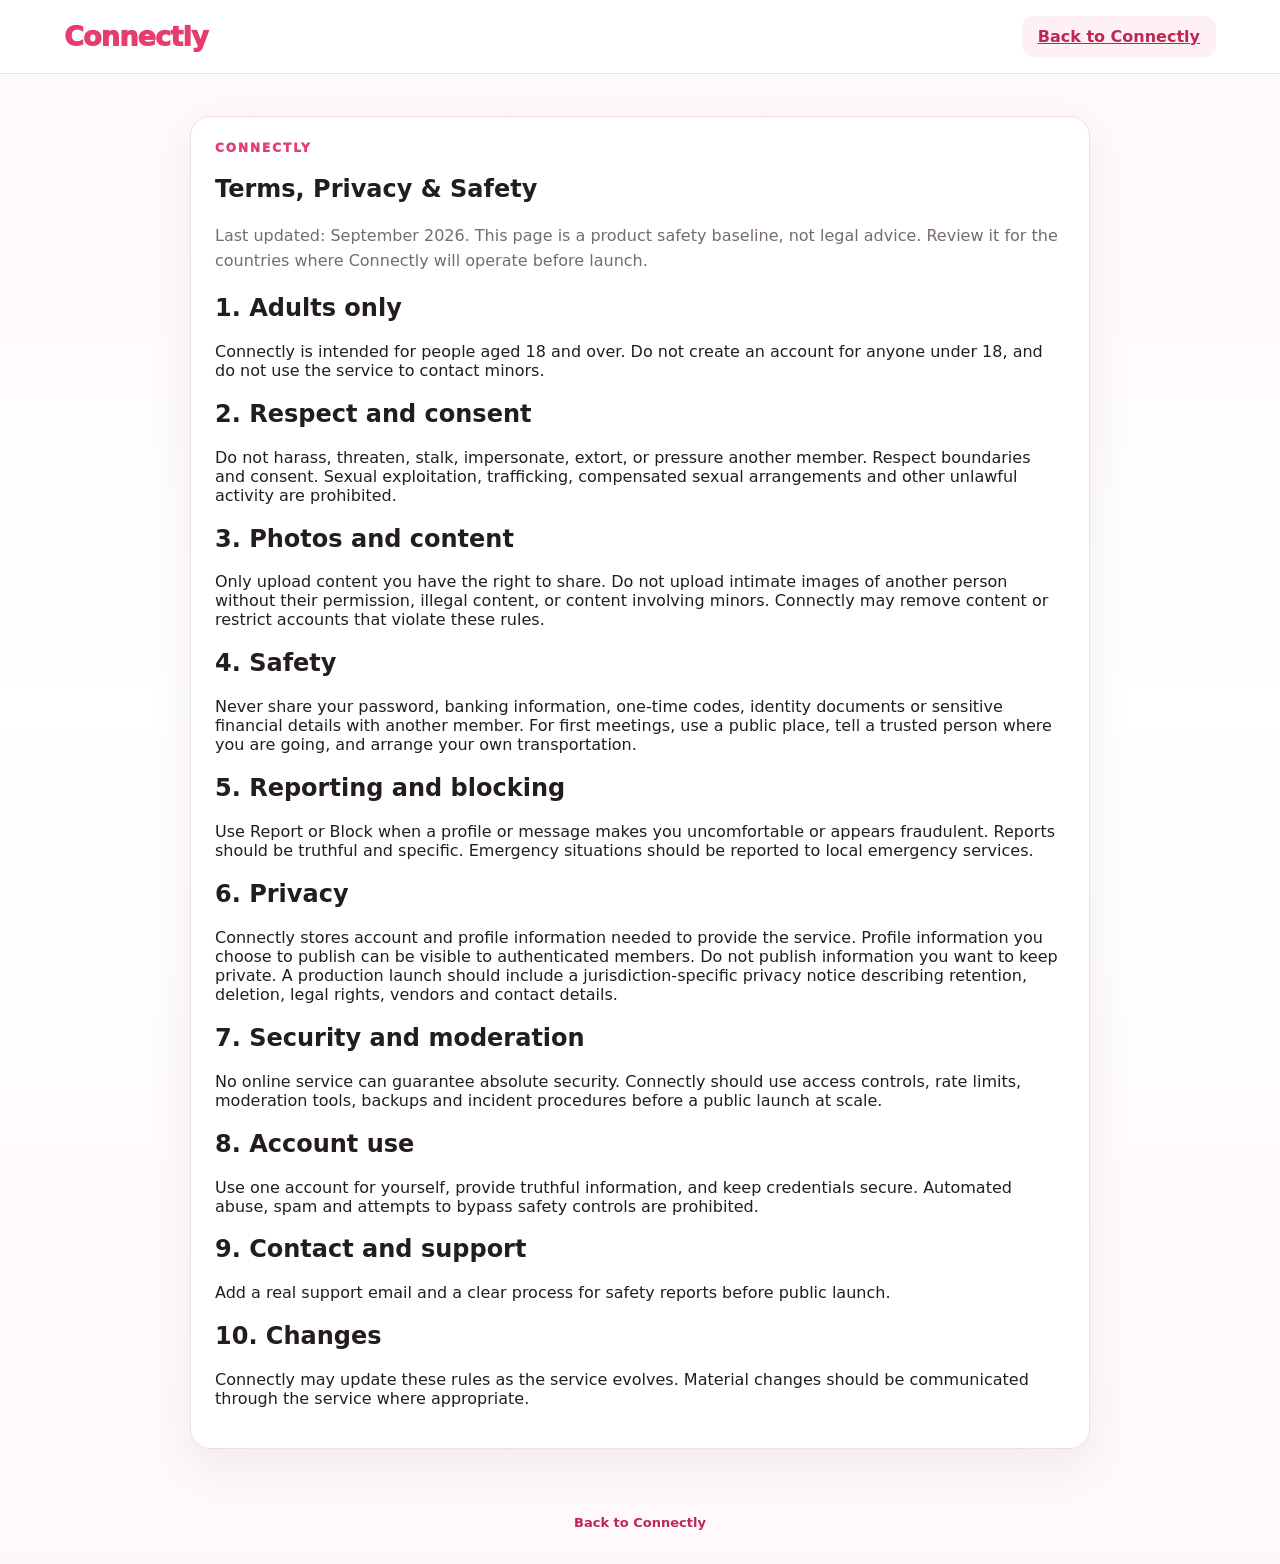
<file: policy.html>
<!doctype html>
<html lang="en"><head><meta charset="utf-8"><meta name="viewport" content="width=device-width,initial-scale=1"><title>Connectly | Terms, Privacy & Safety</title><link rel="stylesheet" href="style.css"></head>
<body>
<header class="site-header"><a class="logo" href="index.html">Connectly</a><a href="index.html" class="secondary">Back to Connectly</a></header>
<main class="view"><article class="card form-card" style="max-width:900px;margin:auto">
<p class="eyebrow">CONNECTLY</p><h1>Terms, Privacy & Safety</h1>
<p class="subhead">Last updated: September 2026. This page is a product safety baseline, not legal advice. Review it for the countries where Connectly will operate before launch.</p>
<h2>1. Adults only</h2><p>Connectly is intended for people aged 18 and over. Do not create an account for anyone under 18, and do not use the service to contact minors.</p>
<h2>2. Respect and consent</h2><p>Do not harass, threaten, stalk, impersonate, extort, or pressure another member. Respect boundaries and consent. Sexual exploitation, trafficking, compensated sexual arrangements and other unlawful activity are prohibited.</p>
<h2>3. Photos and content</h2><p>Only upload content you have the right to share. Do not upload intimate images of another person without their permission, illegal content, or content involving minors. Connectly may remove content or restrict accounts that violate these rules.</p>
<h2>4. Safety</h2><p>Never share your password, banking information, one-time codes, identity documents or sensitive financial details with another member. For first meetings, use a public place, tell a trusted person where you are going, and arrange your own transportation.</p>
<h2>5. Reporting and blocking</h2><p>Use Report or Block when a profile or message makes you uncomfortable or appears fraudulent. Reports should be truthful and specific. Emergency situations should be reported to local emergency services.</p>
<h2>6. Privacy</h2><p>Connectly stores account and profile information needed to provide the service. Profile information you choose to publish can be visible to authenticated members. Do not publish information you want to keep private. A production launch should include a jurisdiction-specific privacy notice describing retention, deletion, legal rights, vendors and contact details.</p>
<h2>7. Security and moderation</h2><p>No online service can guarantee absolute security. Connectly should use access controls, rate limits, moderation tools, backups and incident procedures before a public launch at scale.</p>
<h2>8. Account use</h2><p>Use one account for yourself, provide truthful information, and keep credentials secure. Automated abuse, spam and attempts to bypass safety controls are prohibited.</p>
<h2>9. Contact and support</h2><p>Add a real support email and a clear process for safety reports before public launch.</p>
<h2>10. Changes</h2><p>Connectly may update these rules as the service evolves. Material changes should be communicated through the service where appropriate.</p>
</article></main>
<footer class="site-footer"><a href="index.html">Back to Connectly</a></footer>
</body></html>
</file>
<file: style.css>
:root{
--bg:#fff8fa;--card:#fff;--text:#241d20;--muted:#756a70;--line:#eadfe3;
--brand:#e53d70;--brand2:#bc2755;--soft:#fff0f4;--green:#238b67;
--shadow:0 16px 50px rgba(63,15,32,.07);--radius:20px
}
*{box-sizing:border-box}html{scroll-behavior:smooth}body{margin:0;color:var(--text);background:linear-gradient(180deg,#fff8fa,#fff 45%,#fff8fa);font-family:Inter,ui-sans-serif,system-ui,-apple-system,BlinkMacSystemFont,"Segoe UI",sans-serif}
button,input,textarea,select{font:inherit}button,a{cursor:pointer}a{color:var(--brand2)}
.hidden{display:none!important}.site-header{position:sticky;top:0;z-index:30;min-height:74px;display:flex;align-items:center;justify-content:space-between;padding:0 5%;background:rgba(255,255,255,.96);backdrop-filter:blur(14px);border-bottom:1px solid var(--line)}
.logo{text-decoration:none;color:var(--brand);font-size:27px;font-weight:950;letter-spacing:-.8px}.nav{display:flex;gap:5px;align-items:center}.nav button,.nav a{border:0;background:transparent;color:#5e5358;text-decoration:none;padding:10px 12px;border-radius:11px;font-weight:800}.nav button:hover,.nav a:hover{background:var(--soft);color:var(--brand2)}.nav b{background:var(--brand);color:#fff;border-radius:999px;padding:2px 7px;font-size:11px}.nav .logout{color:#a12f50}
.view{max-width:1200px;margin:auto;padding:42px 20px;min-height:calc(100vh - 145px)}
.auth-shell{max-width:980px;margin:20px auto;display:grid;grid-template-columns:minmax(0,560px) 1fr;gap:24px;align-items:center}.auth-card,.card{background:var(--card);border:1px solid var(--line);border-radius:var(--radius);box-shadow:var(--shadow)}.auth-card{padding:36px}.brand-mark{font-size:48px;color:var(--brand);line-height:1}.eyebrow{margin:0;color:var(--brand);font-weight:950;letter-spacing:2px;font-size:12px}.auth-card h1{font-size:40px;line-height:1.05;letter-spacing:-1.5px;margin:8px 0}.lead,.subhead{color:var(--muted);line-height:1.6}.tabs{display:flex;border-bottom:1px solid var(--line);margin:25px 0 18px}.tabs button{flex:1;padding:13px;border:0;border-bottom:2px solid transparent;background:transparent;font-weight:850;color:#74676d}.tabs .active{color:var(--brand2);border-bottom-color:var(--brand)}
label{display:grid;gap:7px;font-weight:800;margin:12px 0}.field-grid{display:grid;grid-template-columns:1fr 1fr;gap:12px}.two-col{display:grid;grid-template-columns:1fr 1fr;gap:12px}input,textarea,select{width:100%;border:1px solid #dbd0d5;border-radius:12px;padding:12px 13px;background:#fff;color:var(--text);outline:0}input:focus,textarea:focus,select:focus{border-color:#ef8daa;box-shadow:0 0 0 4px rgba(229,61,112,.08)}textarea{resize:vertical}.check{display:flex;align-items:flex-start;gap:8px;font-weight:500;font-size:14px}.check input{width:auto;margin-top:4px}.primary,.secondary,.upload-button{border:0;border-radius:12px;padding:11px 16px;font-weight:900}.primary{background:var(--brand);color:#fff}.primary:hover{background:var(--brand2)}.secondary,.upload-button{background:var(--soft);color:var(--brand2)}.full{width:100%;margin-top:8px}.text-button{display:block;margin:12px auto 0;border:0;background:transparent;color:var(--brand2);font-weight:850}.msg{min-height:20px;margin:8px 0 0;color:#a12f50}.msg[data-kind="ok"]{color:var(--green)}.legal-note,.hint{font-size:13px;color:var(--muted);line-height:1.5}.auth-points{display:grid;gap:12px}.auth-points div{display:flex;gap:15px;align-items:center;padding:22px;background:#fff;border:1px solid var(--line);border-radius:18px}.auth-points strong{font-size:24px;color:var(--brand);width:45px}.hero-head{display:flex;align-items:flex-end;justify-content:space-between;gap:20px;margin-bottom:24px}.hero-head h2{font-size:40px;letter-spacing:-1.4px;margin:5px 0}.filter-bar{display:grid;grid-template-columns:2fr 1fr 1fr auto;gap:10px;padding:12px;margin-bottom:22px}.grid{display:grid;grid-template-columns:repeat(3,minmax(0,1fr));gap:20px}.profile{overflow:hidden;background:#fff;border:1px solid var(--line);border-radius:20px;box-shadow:0 10px 35px rgba(63,15,32,.05)}.profile-cover{position:relative}.profile-cover>img{display:block;width:100%;height:310px;object-fit:cover;background:#f7edf0}..profile-open{position:absolute;right:12px;bottom:12px;background:rgba(255,255,255,.92);border:0;border-radius:999px;padding:9px 12px;font-weight:850}.profile .body{padding:17px}.profile h3{margin:0;font-size:22px}.online-dot{display:inline-block;width:8px;height:8px;border-radius:50%;background:#26a06f;margin-right:5px}.bio{min-height:48px;color:#51464b;line-height:1.5}.tags{display:flex;flex-wrap:wrap;gap:6px}.tag{background:var(--soft);color:var(--brand2);border-radius:999px;padding:5px 9px;font-size:12px;font-weight:800}.actions{display:grid;grid-template-columns:1fr 1.2fr;gap:8px;margin-top:14px}.actions button{border:0;border-radius:11px;padding:11px;font-weight:900}.pass{background:#f0ebed;color:#54484d}.like{background:var(--brand);color:#fff}.tools{display:flex;justify-content:space-between;margin-top:8px}.link{background:transparent;border:0;color:#9b3450;font-size:12px}
.empty{background:#fff;border:1px dashed #d8cdd2;border-radius:16px;padding:36px;text-align:center;color:var(--muted);grid-column:1/-1}.skeleton{height:420px;border-radius:20px;background:linear-gradient(90deg,#f8eef1 25%,#fff 50%,#f8eef1 75%);background-size:200% 100%;animation:shimmer 1.2s infinite}@keyframes shimmer{to{background-position:-200% 0}}
.chat{display:grid;grid-template-columns:290px 1fr;min-height:620px;background:#fff;border:1px solid var(--line);border-radius:20px;overflow:hidden}.chat-users{padding:10px;border-right:1px solid var(--line);overflow:auto}.person{display:flex;align-items:center;gap:10px;width:100%;padding:10px;border:0;background:#fff;border-radius:12px;text-align:left;margin-bottom:6px}.person:hover,.person.active{background:var(--soft)}.person img{width:46px;height:46px;border-radius:50%;object-fit:cover}.chat-panel{display:grid;grid-template-rows:auto 1fr auto;min-width:0}.chat-title{padding:16px 18px;border-bottom:1px solid var(--line);font-weight:900}.chat-log{padding:16px;overflow:auto}.bubble{max-width:74%;padding:10px 13px;border-radius:16px;margin:7px 0;overflow-wrap:anywhere;line-height:1.45}.me{margin-left:auto;background:var(--brand);color:#fff;border-bottom-right-radius:5px}.them{background:#f1ebee;border-bottom-left-radius:5px}.bubble small{display:block;opacity:.65;font-size:10px;margin-top:3px}.send{display:flex;gap:10px;border-top:1px solid var(--line);padding:12px}.send input{flex:1}
.profile-layout{display:grid;grid-template-columns:minmax(0,720px) 340px;gap:22px;align-items:start}.form-card{padding:24px}.side-stack{display:grid;gap:18px}.gallery-card,.safety-card{padding:20px}.profile-photo-row{display:flex;gap:18px;align-items:center;padding-bottom:20px;border-bottom:1px solid var(--line);margin-bottom:12px}.profile-preview{width:120px;height:120px;object-fit:cover;border-radius:22px;border:1px solid var(--line);background:#f8eef1}.upload-button{display:inline-block;text-decoration:none}.upload-button.wide{display:block;text-align:center}.gallery-grid{display:grid;grid-template-columns:repeat(4,1fr);gap:8px;margin-top:14px}.gallery-item{position:relative;aspect-ratio:1;border-radius:12px;overflow:hidden}.gallery-item img{width:100%;height:100%;object-fit:cover}.gallery-item button{position:absolute;right:5px;top:5px;width:28px;height:28px;border:0;border-radius:50%;background:rgba(0,0,0,.65);color:#fff}.section-title{display:flex;justify-content:space-between;align-items:center}.section-title h3{margin:0}.section-title span{font-size:12px;color:var(--muted)}.profile-detail{max-width:1000px;margin:auto}.detail-card{display:grid;grid-template-columns:1fr 1fr;background:#fff;border:1px solid var(--line);border-radius:22px;overflow:hidden;box-shadow:var(--shadow)}.detail-main-photo{width:100%;height:520px;object-fit:cover;background:#f7edf0}.detail-body{padding:28px}.detail-body h1{margin:0;font-size:38px}.detail-gallery{display:grid;grid-template-columns:repeat(4,1fr);gap:8px;margin:12px 0 18px}.detail-gallery img{width:100%;aspect-ratio:1;object-fit:cover;border-radius:10px}.comment-box{margin-top:22px}.comment-form{display:flex;gap:8px}.comment-list{display:grid;gap:10px;margin-top:14px}.comment{padding:12px;background:#faf5f7;border-radius:13px}.comment strong{display:block}.comment small{color:var(--muted)}.detail-actions{display:flex;gap:8px;margin:18px 0}.site-footer{display:flex;justify-content:center;gap:18px;flex-wrap:wrap;padding:24px 18px 34px;color:var(--muted);font-size:13px}.site-footer a{text-decoration:none;font-weight:850}.toast{position:fixed;left:50%;bottom:22px;transform:translate(-50%,20px);opacity:0;pointer-events:none;background:#241f22;color:#fff;padding:12px 16px;border-radius:12px;transition:.2s;z-index:80;max-width:90vw;text-align:center}.toast.show{opacity:1;transform:translate(-50%,0)}.sr-only{position:absolute;width:1px;height:1px;padding:0;margin:-1px;overflow:hidden;clip:rect(0,0,0,0);white-space:nowrap;border:0}
@media(max-width:920px){.auth-shell{grid-template-columns:1fr}.grid{grid-template-columns:repeat(2,1fr)}.profile-layout{grid-template-columns:1fr}.chat{grid-template-columns:1fr}.chat-users{border-right:0;border-bottom:1px solid var(--line);display:flex;overflow-x:auto}.person{min-width:190px}.detail-card{grid-template-columns:1fr}.detail-main-photo{height:420px}}
@media(max-width:650px){.site-header{padding:12px 14px;flex-direction:column;align-items:stretch;gap:8px}.nav{overflow-x:auto;justify-content:flex-start}.nav button,.nav a{white-space:nowrap}.view{padding:30px 14px}.auth-card{padding:24px}.auth-card h1,.hero-head h2{font-size:31px}.hero-head{align-items:flex-start;flex-direction:column}.filter-bar{grid-template-columns:1fr}.grid{grid-template-columns:1fr}.field-grid,.two-col{grid-template-columns:1fr}.profile-photo-row{flex-direction:column;align-items:flex-start}.gallery-grid{grid-template-columns:repeat(3,1fr)}.detail-main-photo{height:330px}.detail-gallery{grid-template-columns:repeat(3,1fr)}}
</file>
